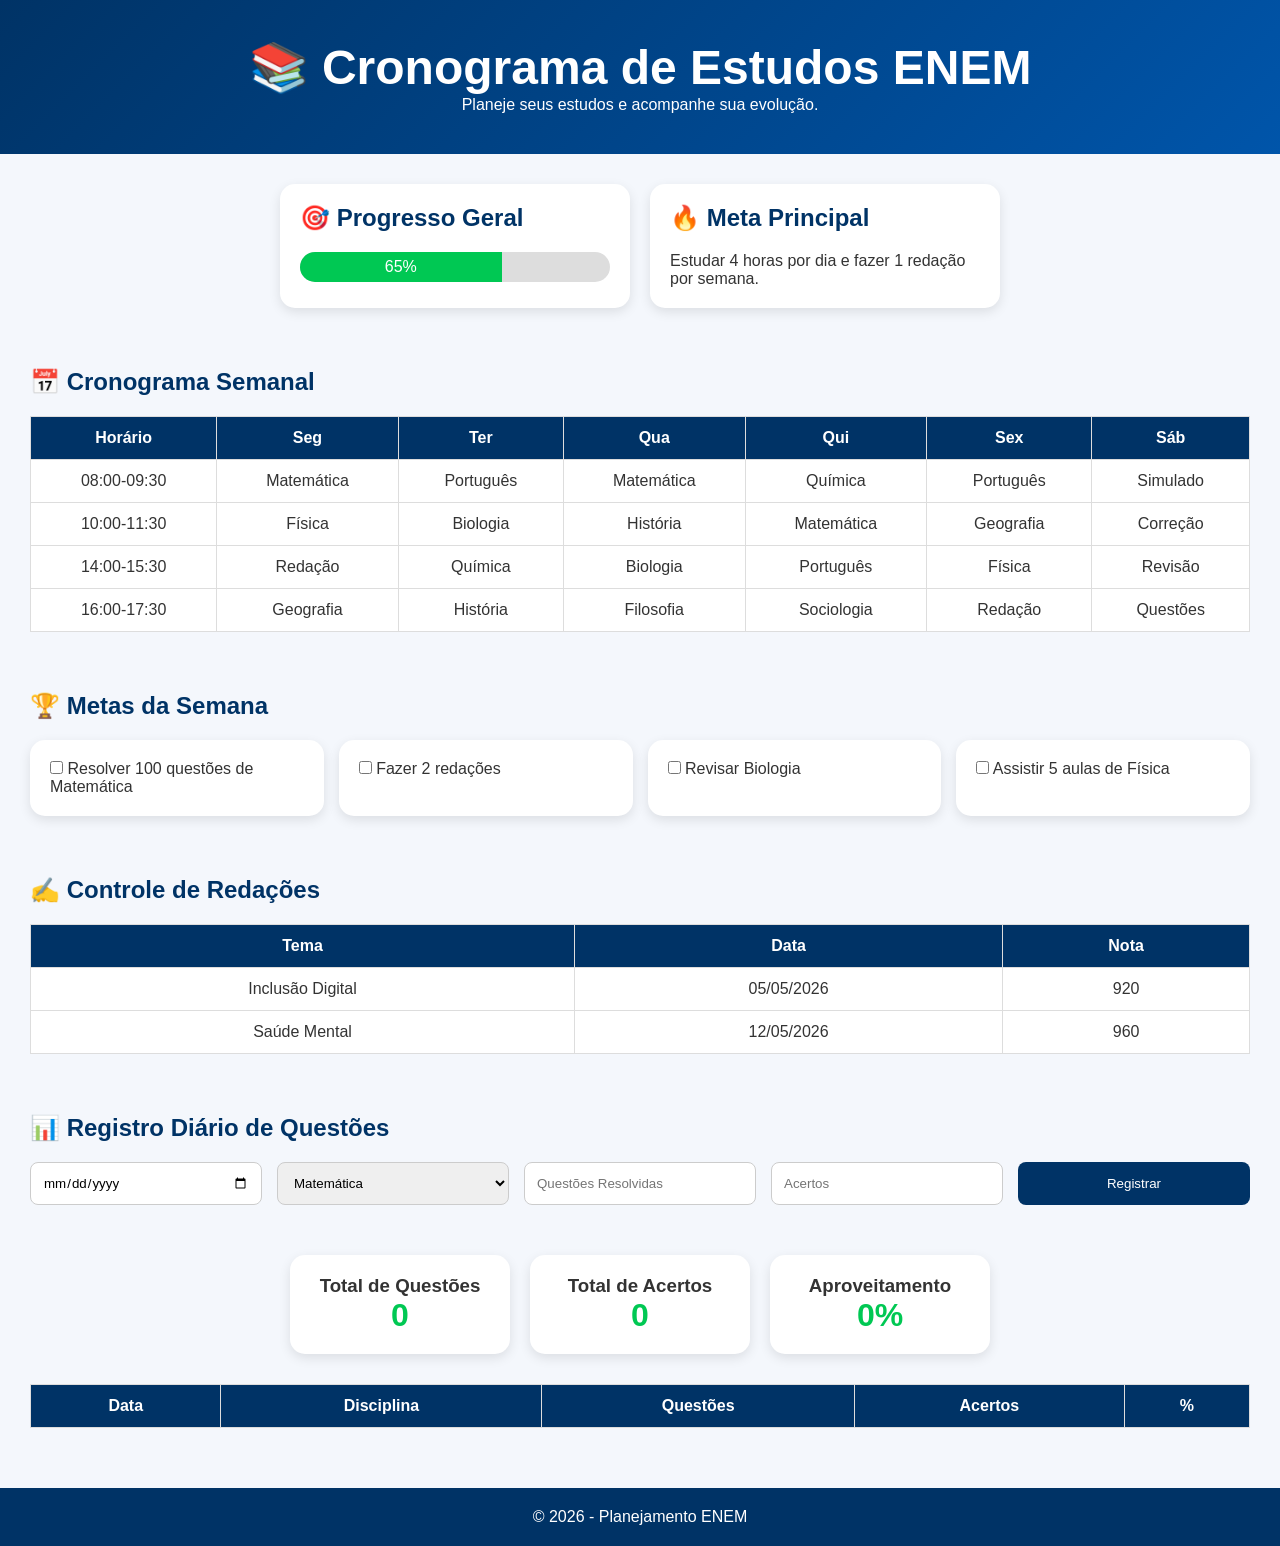
<file: index.html>
<!DOCTYPE html>
<html lang="pt-BR">
<head>
<meta charset="UTF-8">
<meta name="viewport" content="width=device-width, initial-scale=1.0">
<title>Cronograma ENEM Completo</title>
<style>
*{margin:0;padding:0;box-sizing:border-box;font-family:Segoe UI,sans-serif}
body{background:#f4f7fc;color:#333}
header{background:linear-gradient(135deg,#003366,#0055aa);color:#fff;text-align:center;padding:40px}
header h1{font-size:3rem}
.dashboard,.estatisticas{display:flex;flex-wrap:wrap;gap:20px;justify-content:center;padding:30px}
.card,.card-estatistica,.meta{background:#fff;padding:20px;border-radius:15px;box-shadow:0 4px 12px rgba(0,0,0,.1)}
.card{width:350px}
.barra{height:30px;background:#ddd;border-radius:20px;overflow:hidden;margin-top:10px}
.preenchimento{width:65%;height:100%;background:#00c853;color:#fff;display:flex;align-items:center;justify-content:center}
section{padding:30px}
h2{margin-bottom:20px;color:#003366}
table{width:100%;border-collapse:collapse;background:#fff}
th,td{border:1px solid #ddd;padding:12px;text-align:center}
th{background:#003366;color:#fff}
.tabela-container{overflow:auto}
.cards-metas{display:grid;grid-template-columns:repeat(auto-fit,minmax(250px,1fr));gap:15px}
.form-questoes{display:grid;grid-template-columns:repeat(auto-fit,minmax(180px,1fr));gap:15px;margin-bottom:20px}
input,select,button{padding:12px;border-radius:8px;border:1px solid #ccc}
button{background:#003366;color:white;border:none;cursor:pointer}
footer{background:#003366;color:#fff;text-align:center;padding:20px;margin-top:30px}
.card-estatistica{text-align:center;min-width:220px}
.card-estatistica span{font-size:2rem;font-weight:bold;color:#00c853}
@media(max-width:768px){header h1{font-size:2rem}}
</style>
</head>
<body>

<header>
<h1>📚 Cronograma de Estudos ENEM</h1>
<p>Planeje seus estudos e acompanhe sua evolução.</p>
</header>

<section class="dashboard">
<div class="card">
<h2>🎯 Progresso Geral</h2>
<div class="barra"><div class="preenchimento">65%</div></div>
</div>
<div class="card">
<h2>🔥 Meta Principal</h2>
<p>Estudar 4 horas por dia e fazer 1 redação por semana.</p>
</div>
</section>

<section>
<h2>📅 Cronograma Semanal</h2>
<div class="tabela-container">
<table>
<tr><th>Horário</th><th>Seg</th><th>Ter</th><th>Qua</th><th>Qui</th><th>Sex</th><th>Sáb</th></tr>
<tr><td>08:00-09:30</td><td>Matemática</td><td>Português</td><td>Matemática</td><td>Química</td><td>Português</td><td>Simulado</td></tr>
<tr><td>10:00-11:30</td><td>Física</td><td>Biologia</td><td>História</td><td>Matemática</td><td>Geografia</td><td>Correção</td></tr>
<tr><td>14:00-15:30</td><td>Redação</td><td>Química</td><td>Biologia</td><td>Português</td><td>Física</td><td>Revisão</td></tr>
<tr><td>16:00-17:30</td><td>Geografia</td><td>História</td><td>Filosofia</td><td>Sociologia</td><td>Redação</td><td>Questões</td></tr>
</table>
</div>
</section>

<section>
<h2>🏆 Metas da Semana</h2>
<div class="cards-metas">
<div class="meta"><input type="checkbox"> Resolver 100 questões de Matemática</div>
<div class="meta"><input type="checkbox"> Fazer 2 redações</div>
<div class="meta"><input type="checkbox"> Revisar Biologia</div>
<div class="meta"><input type="checkbox"> Assistir 5 aulas de Física</div>
</div>
</section>

<section>
<h2>✍️ Controle de Redações</h2>
<table>
<tr><th>Tema</th><th>Data</th><th>Nota</th></tr>
<tr><td>Inclusão Digital</td><td>05/05/2026</td><td>920</td></tr>
<tr><td>Saúde Mental</td><td>12/05/2026</td><td>960</td></tr>
</table>
</section>

<section class="questoes">
<h2>📊 Registro Diário de Questões</h2>

<div class="form-questoes">
<input type="date" id="dataQuestao">
<select id="disciplina">
<option>Matemática</option><option>Português</option><option>Biologia</option>
<option>Física</option><option>Química</option><option>História</option>
<option>Geografia</option>
</select>
<input type="number" id="questoesFeitas" placeholder="Questões Resolvidas">
<input type="number" id="acertos" placeholder="Acertos">
<button onclick="registrarQuestoes()">Registrar</button>
</div>

<div class="estatisticas">
<div class="card-estatistica"><h3>Total de Questões</h3><span id="totalQuestoes">0</span></div>
<div class="card-estatistica"><h3>Total de Acertos</h3><span id="totalAcertos">0</span></div>
<div class="card-estatistica"><h3>Aproveitamento</h3><span id="mediaGeral">0%</span></div>
</div>

<div class="tabela-container">
<table id="tabelaQuestoes">
<thead>
<tr><th>Data</th><th>Disciplina</th><th>Questões</th><th>Acertos</th><th>%</th></tr>
</thead>
<tbody></tbody>
</table>
</div>
</section>

<footer>© 2026 - Planejamento ENEM</footer>

<script>
let registros=JSON.parse(localStorage.getItem("registrosENEM"))||[];

function registrarQuestoes(){
const data=document.getElementById("dataQuestao").value;
const disciplina=document.getElementById("disciplina").value;
const questoes=Number(document.getElementById("questoesFeitas").value);
const acertos=Number(document.getElementById("acertos").value);

if(!data||!questoes||acertos<0){alert("Preencha todos os campos.");return;}

registros.push({data,disciplina,questoes,acertos});
localStorage.setItem("registrosENEM",JSON.stringify(registros));
atualizarTabela();
}

function atualizarTabela(){
const tbody=document.querySelector("#tabelaQuestoes tbody");
tbody.innerHTML="";
let tq=0,ta=0;

registros.forEach(r=>{
tq+=r.questoes; ta+=r.acertos;
const ap=((r.acertos/r.questoes)*100).toFixed(1);
tbody.innerHTML+=`<tr><td>${r.data}</td><td>${r.disciplina}</td><td>${r.questoes}</td><td>${r.acertos}</td><td>${ap}%</td></tr>`;
});

document.getElementById("totalQuestoes").textContent=tq;
document.getElementById("totalAcertos").textContent=ta;
document.getElementById("mediaGeral").textContent=tq?((ta/tq)*100).toFixed(1)+"%":"0%";
}

atualizarTabela();
</script>

</body>
</html>
</file>
